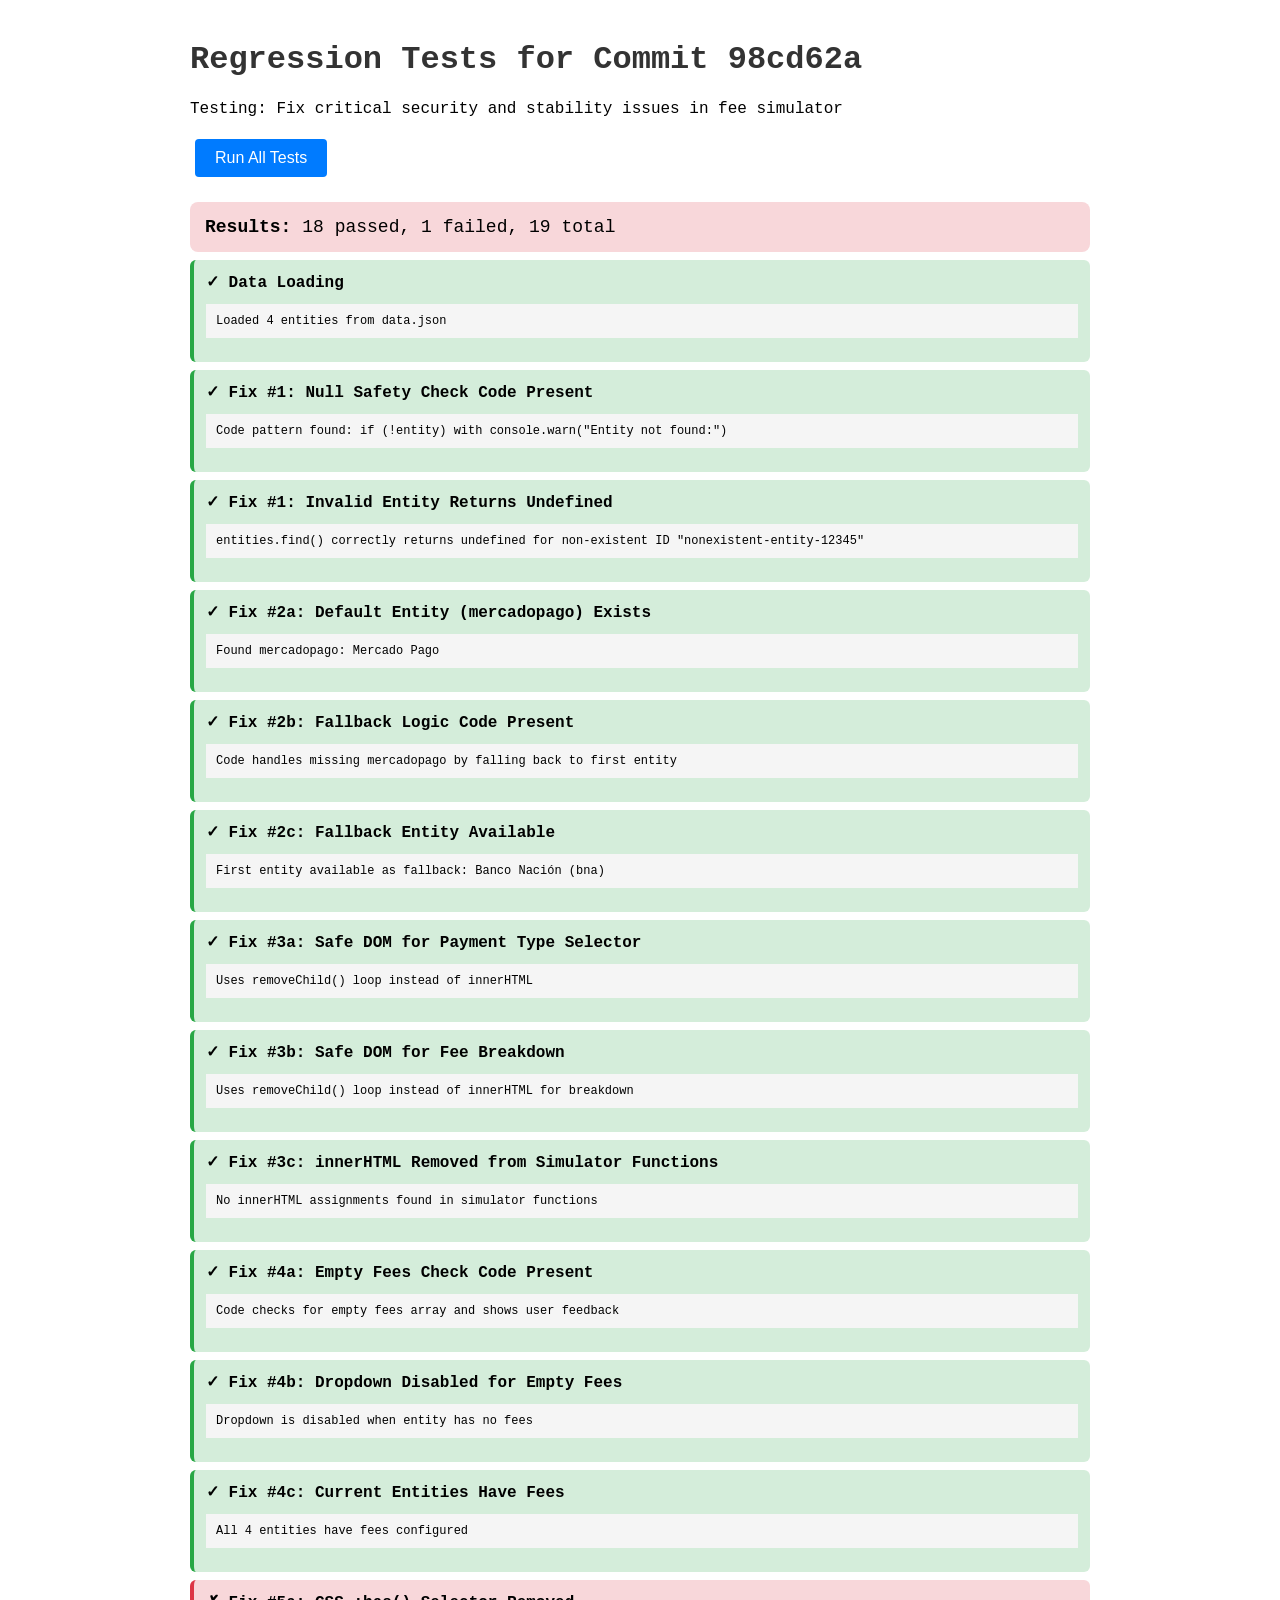
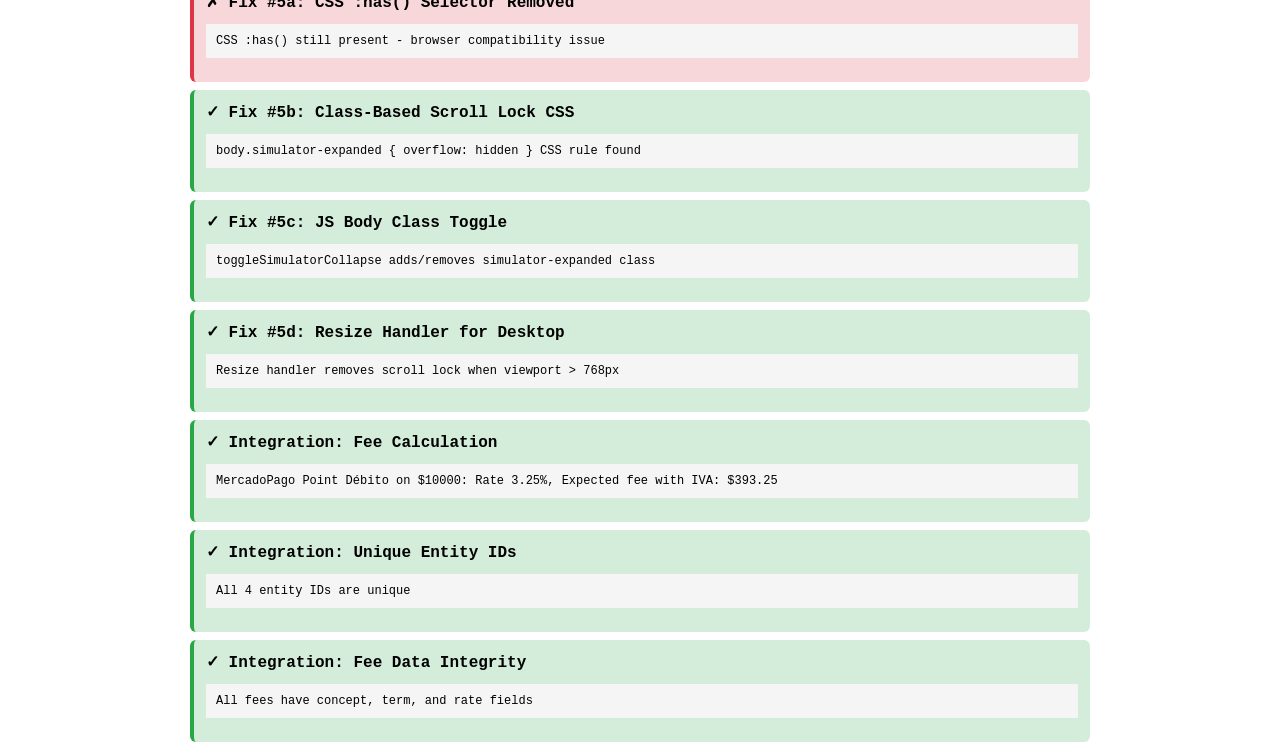
<file: regression-tests.html>
<!DOCTYPE html>
<html lang="es">
<head>
    <meta charset="UTF-8">
    <meta name="viewport" content="width=device-width, initial-scale=1.0">
    <title>Regression Tests - Fee Simulator Fixes</title>
    <style>
        body { font-family: -apple-system, BlinkMacSystemFont, 'Segoe UI', Roboto, monospace; padding: 20px; max-width: 900px; margin: 0 auto; }
        .test { padding: 12px; margin: 8px 0; border-radius: 6px; border-left: 4px solid #ccc; }
        .pass { background: #d4edda; border-color: #28a745; }
        .fail { background: #f8d7da; border-color: #dc3545; }
        .pending { background: #fff3cd; border-color: #ffc107; }
        h1 { color: #333; }
        h2 { color: #666; margin-top: 30px; border-bottom: 1px solid #eee; padding-bottom: 8px; }
        pre { background: #f5f5f5; padding: 10px; overflow-x: auto; font-size: 12px; }
        .summary { font-size: 18px; padding: 15px; margin-top: 20px; border-radius: 8px; }
        button { padding: 10px 20px; font-size: 16px; cursor: pointer; margin: 5px; }
        #runAll { background: #007bff; color: white; border: none; border-radius: 4px; }
    </style>
</head>
<body>
    <h1>Regression Tests for Commit 98cd62a</h1>
    <p>Testing: Fix critical security and stability issues in fee simulator</p>

    <button id="runAll" onclick="runAllTests()">Run All Tests</button>

    <div id="results"></div>

    <script>
        // Test results storage
        const testResults = [];
        let entities = [];

        // Logging helper
        const log = (testName, passed, details) => {
            testResults.push({ name: testName, passed, details });
            renderResults();
        };

        function renderResults() {
            const container = document.getElementById('results');
            let passed = testResults.filter(t => t.passed).length;
            let failed = testResults.filter(t => !t.passed).length;

            let html = `
                <div class="summary ${failed === 0 && testResults.length > 0 ? 'pass' : (failed > 0 ? 'fail' : 'pending')}">
                    <strong>Results:</strong> ${passed} passed, ${failed} failed, ${testResults.length} total
                </div>
            `;

            testResults.forEach(test => {
                html += `
                    <div class="test ${test.passed ? 'pass' : 'fail'}">
                        <strong>${test.passed ? '✓' : '✗'} ${test.name}</strong>
                        <pre>${test.details}</pre>
                    </div>
                `;
            });

            container.innerHTML = html;
        }

        // Load data.json
        async function loadEntities() {
            try {
                const response = await fetch('data.json?t=' + Date.now());
                entities = await response.json();
                log('Data Loading', true, `Loaded ${entities.length} entities from data.json`);
                return true;
            } catch (error) {
                log('Data Loading', false, `Failed to load data.json: ${error.message}`);
                return false;
            }
        }

        // ========================================
        // TEST FIX #1: Null Safety Check
        // ========================================
        function testFix1_NullSafetyCheck() {
            console.log('Testing Fix #1: Null safety check for entity selection');

            // Test 1a: Check if the handleEntityChange function handles null entity gracefully
            const code = `
                const entity = entities.find(e => e.id === entityId);

                // Fix #1: Add null safety check
                if (!entity) {
                    console.warn(\`Entity not found: \${entityId}\`);
                    simulatorState.selectedEntity = null;
                    simulatorState.selectedFeeIndex = null;
                    document.getElementById('paymentTypeContainer').classList.add('hidden');
                    recalculateFee();
                    return;
                }
            `;

            // Verify the fix exists in index.html by checking the code pattern
            const indexHtml = document.documentElement.outerHTML;
            const hasNullCheck = indexHtml.includes('Entity not found:') &&
                                 indexHtml.includes('if (!entity)');

            if (hasNullCheck) {
                log('Fix #1: Null Safety Check Code Present', true,
                    'Code pattern found: if (!entity) with console.warn("Entity not found:")');
            } else {
                log('Fix #1: Null Safety Check Code Present', false,
                    'Expected null safety check not found in code');
            }

            // Test 1b: Simulate selecting an invalid entity
            const invalidEntityId = 'nonexistent-entity-12345';
            const foundEntity = entities.find(e => e.id === invalidEntityId);

            if (foundEntity === undefined) {
                log('Fix #1: Invalid Entity Returns Undefined', true,
                    `entities.find() correctly returns undefined for non-existent ID "${invalidEntityId}"`);
            } else {
                log('Fix #1: Invalid Entity Returns Undefined', false,
                    `Unexpected: found entity for ID "${invalidEntityId}"`);
            }
        }

        // ========================================
        // TEST FIX #2: Default Entity Fallback
        // ========================================
        function testFix2_DefaultEntityFallback() {
            console.log('Testing Fix #2: Default entity initialization with fallback');

            // Test 2a: Verify mercadopago exists
            const mercadopago = entities.find(e => e.id === 'mercadopago');
            if (mercadopago) {
                log('Fix #2a: Default Entity (mercadopago) Exists', true,
                    `Found mercadopago: ${mercadopago.name}`);
            } else {
                log('Fix #2a: Default Entity (mercadopago) Exists', false,
                    'mercadopago not found in entities - fallback will be used');
            }

            // Test 2b: Check fallback logic exists in code
            const hasDefaultLogic = document.documentElement.outerHTML.includes('Default entity (mercadopago) not found') &&
                                   document.documentElement.outerHTML.includes('entities[0].id');

            if (hasDefaultLogic) {
                log('Fix #2b: Fallback Logic Code Present', true,
                    'Code handles missing mercadopago by falling back to first entity');
            } else {
                log('Fix #2b: Fallback Logic Code Present', false,
                    'Fallback logic not found in code');
            }

            // Test 2c: Verify first entity exists as fallback
            if (entities.length > 0) {
                log('Fix #2c: Fallback Entity Available', true,
                    `First entity available as fallback: ${entities[0].name} (${entities[0].id})`);
            } else {
                log('Fix #2c: Fallback Entity Available', false,
                    'No entities available for fallback');
            }
        }

        // ========================================
        // TEST FIX #3: XSS Prevention
        // ========================================
        function testFix3_XSSPrevention() {
            console.log('Testing Fix #3: XSS prevention - safe DOM manipulation');

            const html = document.documentElement.outerHTML;

            // Test 3a: Check paymentTypeSelector uses safe DOM manipulation
            const hasSafeDOMForPaymentType = html.includes('while (paymentTypeSelector.firstChild)') &&
                                              html.includes('paymentTypeSelector.removeChild(paymentTypeSelector.firstChild)');

            log('Fix #3a: Safe DOM for Payment Type Selector', hasSafeDOMForPaymentType,
                hasSafeDOMForPaymentType
                    ? 'Uses removeChild() loop instead of innerHTML'
                    : 'Still using innerHTML - XSS vulnerability');

            // Test 3b: Check breakdown element uses safe DOM manipulation
            const hasSafeDOMForBreakdown = html.includes('while (breakdownEl.firstChild)') &&
                                           html.includes('breakdownEl.removeChild(breakdownEl.firstChild)');

            log('Fix #3b: Safe DOM for Fee Breakdown', hasSafeDOMForBreakdown,
                hasSafeDOMForBreakdown
                    ? 'Uses removeChild() loop instead of innerHTML for breakdown'
                    : 'Still using innerHTML for breakdown - potential XSS');

            // Test 3c: Check that innerHTML is NOT used in simulator functions
            // Count innerHTML occurrences in simulator-related code
            const simulatorCodeMatch = html.match(/function (handleEntityChange|recalculateFee|toggleSimulatorCollapse)[\s\S]*?(?=function|<\/script>)/g);
            let innerHTMLCount = 0;

            if (simulatorCodeMatch) {
                simulatorCodeMatch.forEach(code => {
                    const matches = code.match(/\.innerHTML\s*=/g);
                    if (matches) innerHTMLCount += matches.length;
                });
            }

            log('Fix #3c: innerHTML Removed from Simulator Functions', innerHTMLCount === 0,
                innerHTMLCount === 0
                    ? 'No innerHTML assignments found in simulator functions'
                    : `Found ${innerHTMLCount} innerHTML assignments in simulator - review needed`);
        }

        // ========================================
        // TEST FIX #4: Empty Fees Array Handling
        // ========================================
        function testFix4_EmptyFeesHandling() {
            console.log('Testing Fix #4: Empty fees array edge case handling');

            const html = document.documentElement.outerHTML;

            // Test 4a: Check code handles empty fees
            const hasEmptyFeesCheck = html.includes('!entity.fees || entity.fees.length === 0') &&
                                      html.includes('Sin comisiones configuradas');

            log('Fix #4a: Empty Fees Check Code Present', hasEmptyFeesCheck,
                hasEmptyFeesCheck
                    ? 'Code checks for empty fees array and shows user feedback'
                    : 'Empty fees handling not found');

            // Test 4b: Check dropdown is disabled for empty fees
            const hasDisabledDropdown = html.includes('paymentTypeSelector.disabled = true') &&
                                        html.includes('has no fees configured');

            log('Fix #4b: Dropdown Disabled for Empty Fees', hasDisabledDropdown,
                hasDisabledDropdown
                    ? 'Dropdown is disabled when entity has no fees'
                    : 'Dropdown disable logic not found');

            // Test 4c: Verify all current entities have fees
            let entitiesWithoutFees = entities.filter(e => !e.fees || e.fees.length === 0);

            log('Fix #4c: Current Entities Have Fees', entitiesWithoutFees.length === 0,
                entitiesWithoutFees.length === 0
                    ? `All ${entities.length} entities have fees configured`
                    : `${entitiesWithoutFees.length} entities without fees: ${entitiesWithoutFees.map(e => e.name).join(', ')}`);
        }

        // ========================================
        // TEST FIX #5: Browser-Compatible Scroll Lock
        // ========================================
        function testFix5_ScrollLockCompatibility() {
            console.log('Testing Fix #5: Browser-compatible scroll lock functionality');

            const html = document.documentElement.outerHTML;

            // Test 5a: CSS :has() selector removed
            const hasCSSHasSelector = html.includes('body:has(.fee-simulator');

            log('Fix #5a: CSS :has() Selector Removed', !hasCSSHasSelector,
                !hasCSSHasSelector
                    ? 'CSS :has() selector not found (good - replaced with JS)'
                    : 'CSS :has() still present - browser compatibility issue');

            // Test 5b: New class-based scroll lock CSS exists
            const hasClassBasedCSS = html.includes('body.simulator-expanded') &&
                                     html.includes('overflow: hidden');

            log('Fix #5b: Class-Based Scroll Lock CSS', hasClassBasedCSS,
                hasClassBasedCSS
                    ? 'body.simulator-expanded { overflow: hidden } CSS rule found'
                    : 'Class-based scroll lock CSS not found');

            // Test 5c: JS toggle function adds/removes class
            const hasJSToggle = html.includes("document.body.classList.add('simulator-expanded')") &&
                               html.includes("document.body.classList.remove('simulator-expanded')");

            log('Fix #5c: JS Body Class Toggle', hasJSToggle,
                hasJSToggle
                    ? 'toggleSimulatorCollapse adds/removes simulator-expanded class'
                    : 'JS class toggle logic not found');

            // Test 5d: Resize handler removes scroll lock on desktop
            const hasResizeHandler = html.includes("window.addEventListener('resize'") &&
                                    html.includes('window.innerWidth > 768') &&
                                    html.includes("document.body.classList.remove('simulator-expanded')");

            log('Fix #5d: Resize Handler for Desktop', hasResizeHandler,
                hasResizeHandler
                    ? 'Resize handler removes scroll lock when viewport > 768px'
                    : 'Resize handler not found');
        }

        // ========================================
        // INTEGRATION TESTS
        // ========================================
        function testIntegration() {
            console.log('Running integration tests');

            // Test: Fee calculation for known values
            const mp = entities.find(e => e.id === 'mercadopago');
            if (mp && mp.fees.length > 0) {
                const debitFee = mp.fees.find(f => f.concept.includes('Point') && f.concept.includes('Débito'));
                if (debitFee) {
                    const rateMatch = debitFee.rate.match(/(\d+[\.,]?\d*)/);
                    const rate = parseFloat(rateMatch[0].replace(',', '.'));
                    const amount = 10000;
                    const expectedFee = amount * (rate / 100) * 1.21; // with IVA

                    log('Integration: Fee Calculation', true,
                        `MercadoPago Point Débito on $${amount}: Rate ${rate}%, Expected fee with IVA: $${expectedFee.toFixed(2)}`);
                }
            }

            // Test: All entity IDs are unique
            const ids = entities.map(e => e.id);
            const uniqueIds = [...new Set(ids)];

            log('Integration: Unique Entity IDs', ids.length === uniqueIds.length,
                ids.length === uniqueIds.length
                    ? `All ${ids.length} entity IDs are unique`
                    : `Duplicate IDs found: ${ids.filter((id, i) => ids.indexOf(id) !== i)}`);

            // Test: All fees have required fields
            let invalidFees = [];
            entities.forEach(e => {
                e.fees.forEach((f, i) => {
                    if (!f.concept || !f.term || !f.rate) {
                        invalidFees.push(`${e.id} fee[${i}]`);
                    }
                });
            });

            log('Integration: Fee Data Integrity', invalidFees.length === 0,
                invalidFees.length === 0
                    ? 'All fees have concept, term, and rate fields'
                    : `Invalid fees: ${invalidFees.join(', ')}`);
        }

        // ========================================
        // RUN ALL TESTS
        // ========================================
        async function runAllTests() {
            testResults.length = 0;
            renderResults();

            const loaded = await loadEntities();
            if (!loaded) {
                return;
            }

            testFix1_NullSafetyCheck();
            testFix2_DefaultEntityFallback();
            testFix3_XSSPrevention();
            testFix4_EmptyFeesHandling();
            testFix5_ScrollLockCompatibility();
            testIntegration();

            // Final summary
            const passed = testResults.filter(t => t.passed).length;
            const total = testResults.length;

            console.log(`\n========================================`);
            console.log(`REGRESSION TESTS COMPLETE: ${passed}/${total} passed`);
            console.log(`========================================\n`);
        }

        // Auto-run on page load
        window.onload = runAllTests;
    </script>
</body>
</html>
</file>
